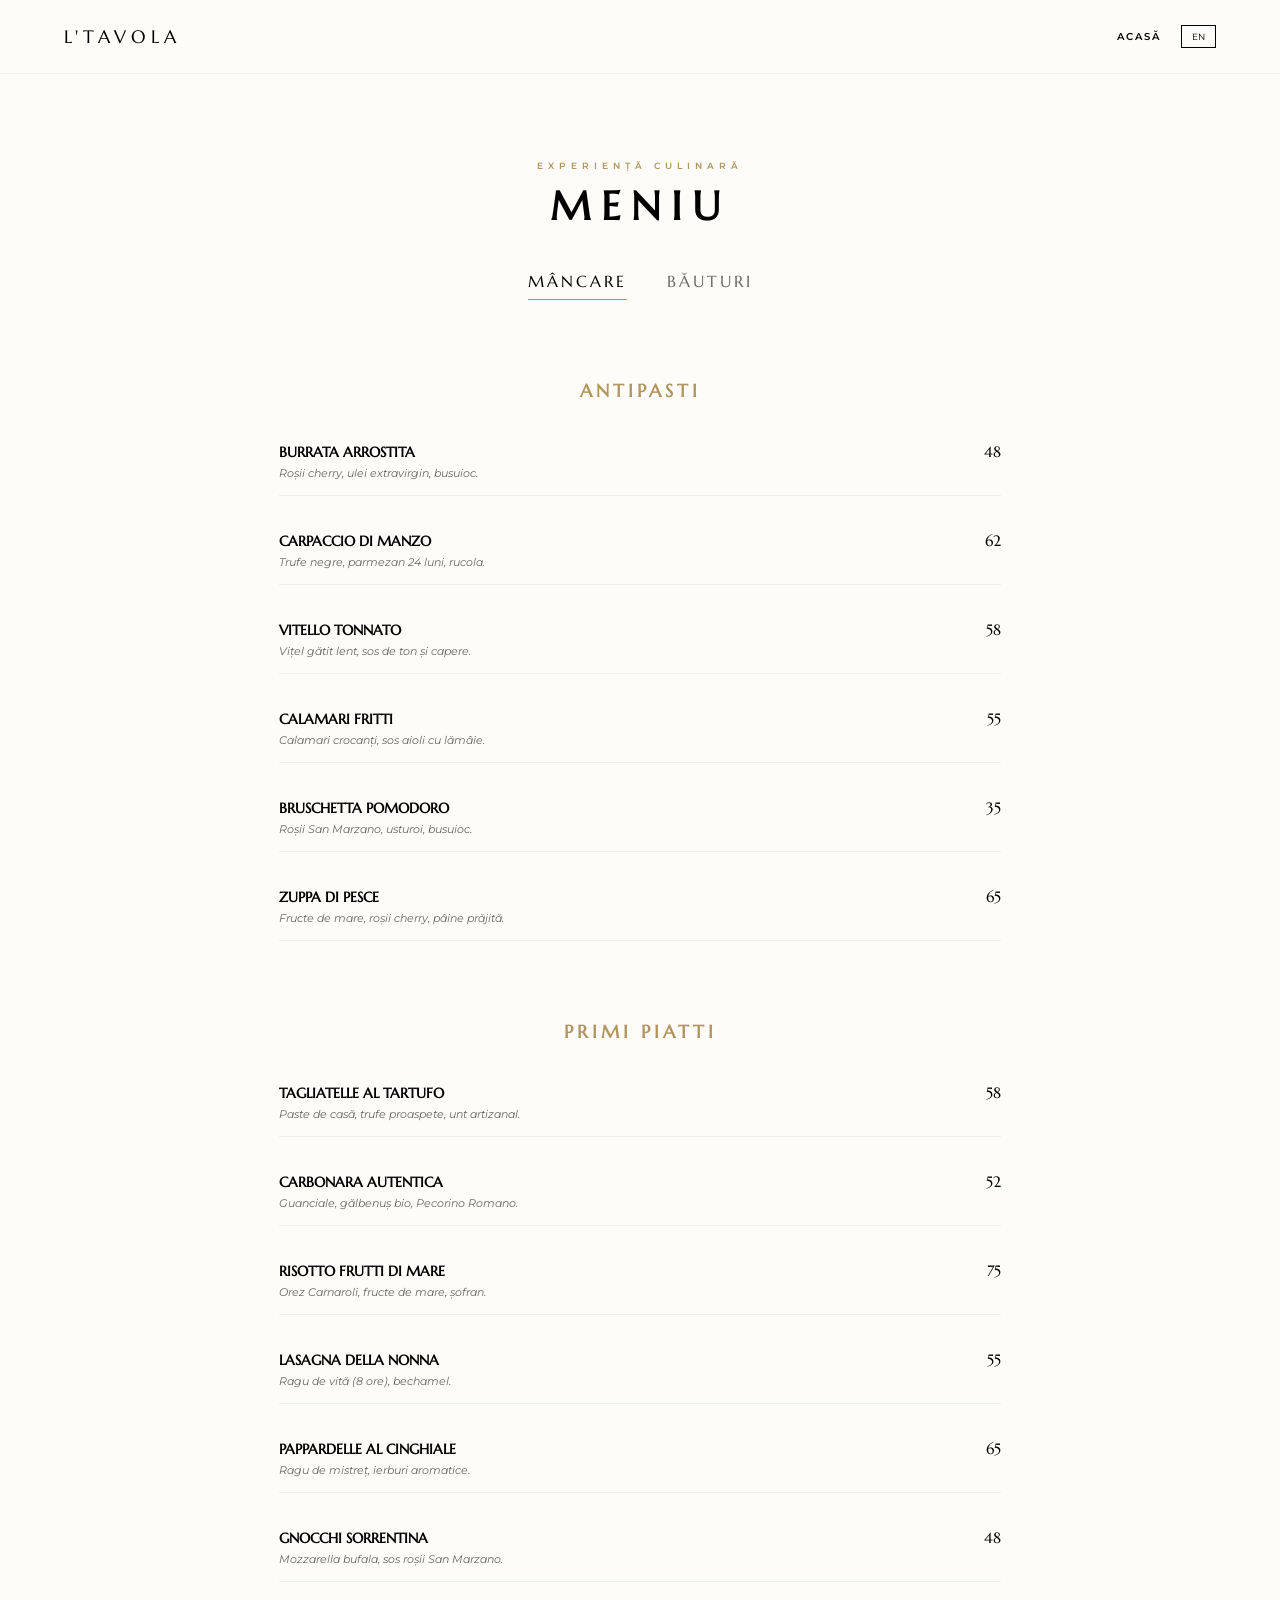
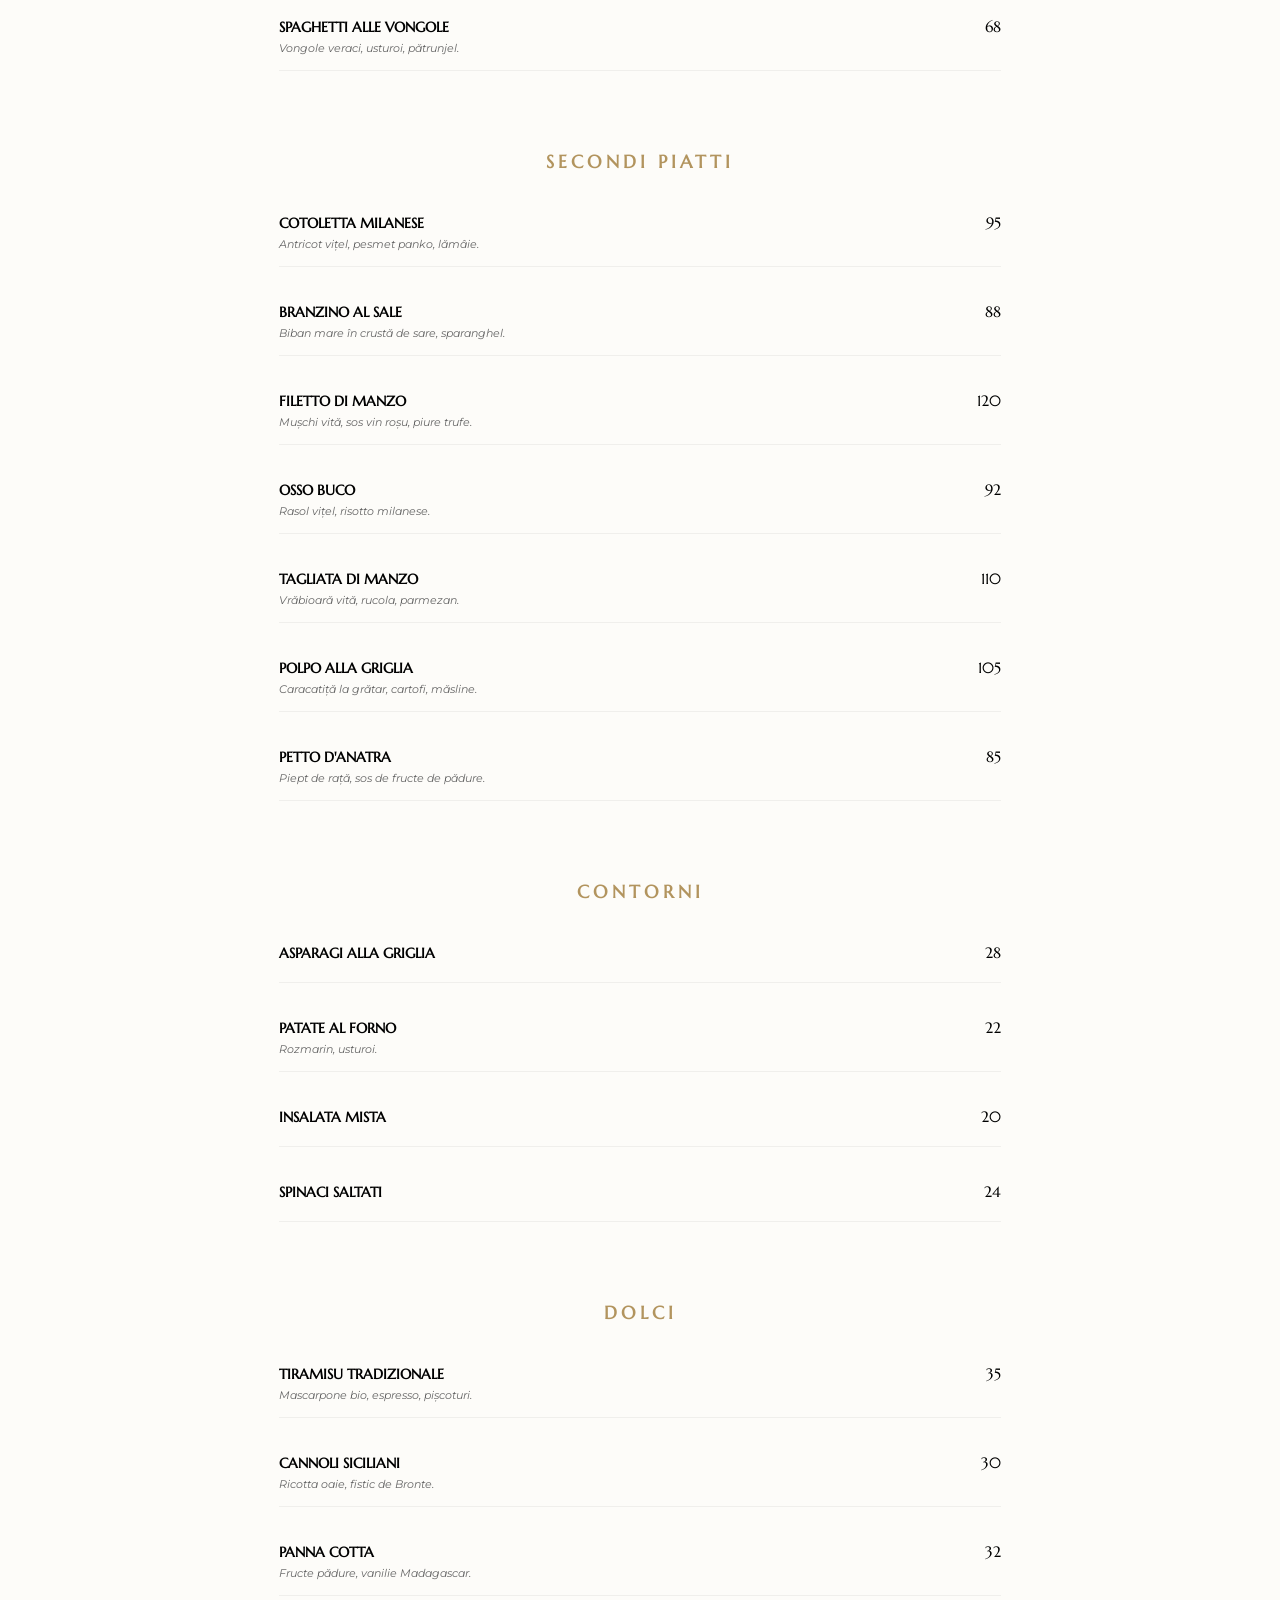
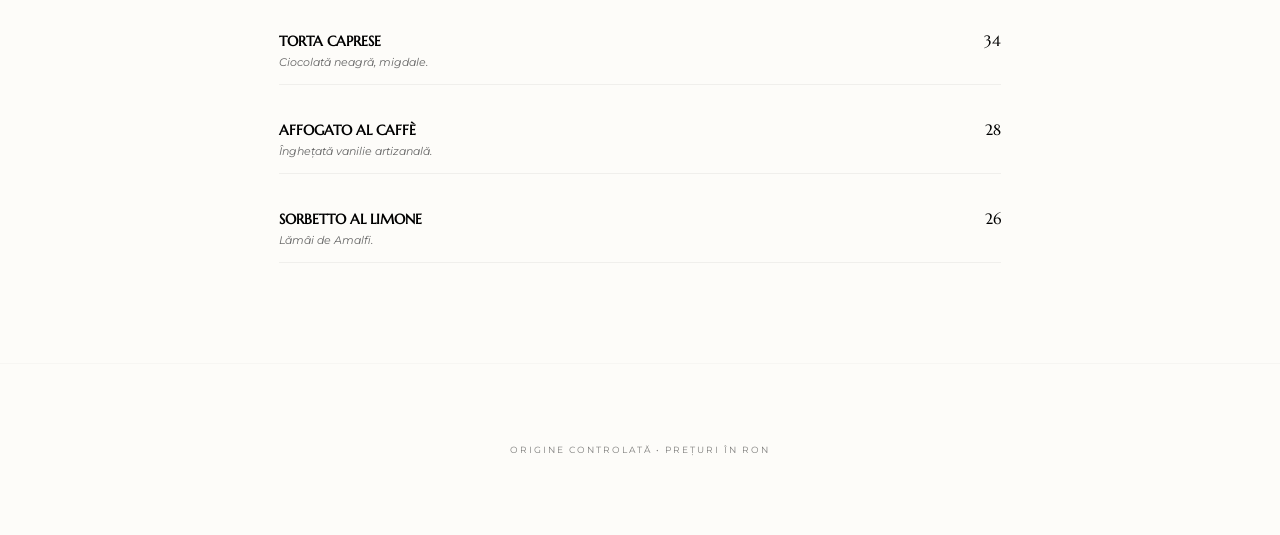
<file: menu.html>
<!DOCTYPE html>
<html lang="ro">
<head>
  <meta charset="UTF-8">
  <meta name="viewport" content="width=device-width, initial-scale=1.0">
  <title>MENIU | L'TAVOLA</title>
  <link href="https://fonts.googleapis.com/css2?family=Marcellus&family=Montserrat:wght@300;400;500;600&display=swap" rel="stylesheet">
  <style>
    :root {
      --bg-food: #fdfcf9;      
      --bg-drinks: #252525;    
      --gold: #b2945e;
      --text-dark: #000000;
      --text-dim: #666666;
    }
    * { margin: 0; padding: 0; box-sizing: border-box; text-decoration: none !important; outline: none; }
    body { background-color: var(--bg-food); font-family: 'Montserrat', sans-serif !important; color: var(--text-dark); transition: background-color 0.6s ease, color 0.6s ease; -webkit-font-smoothing: antialiased; }

    .navbar { 
        position: fixed; top: 0; width: 100%; 
        padding: 25px 5%; display: flex; 
        justify-content: space-between; align-items: center; 
        z-index: 1000; background: rgba(253, 252, 249, 0.98);
        border-bottom: 1px solid rgba(0,0,0,0.05);
    }
    .nav-logo { font-family: 'Marcellus', serif !important; font-size: 1.1rem; letter-spacing: 5px; color: var(--text-dark); text-transform: uppercase; }
    .nav-links { display: flex; align-items: center; }
    .nav-links a { font-size: 0.6rem; text-transform: uppercase; letter-spacing: 2px; color: var(--text-dark); margin-left: 25px; font-weight: 600; }
    .lang-btn { background: transparent; border: 1px solid var(--text-dark); padding: 5px 10px; cursor: pointer; font-size: 0.55rem; margin-left: 20px; color: var(--text-dark); font-family: 'Montserrat'; }

    .menu-container { max-width: 850px; margin: 160px auto 100px; padding: 0 5%; }
    .menu-header { text-align: center; margin-bottom: 40px; }
    .section-subtitle { font-size: 0.55rem; letter-spacing: 5px; color: var(--gold); text-transform: uppercase; font-weight: 600; display: block; margin-bottom: 10px; }
    .menu-header h1 { font-family: 'Marcellus', serif !important; font-size: 2.5rem; letter-spacing: 10px; text-transform: uppercase; }

    .menu-tabs { display: flex; justify-content: center; gap: 40px; margin: 40px 0 60px; }
    .tab-btn { background: transparent; border: none; font-family: 'Marcellus', serif; font-size: 1rem; letter-spacing: 3px; text-transform: uppercase; color: var(--text-dim); cursor: pointer; padding-bottom: 8px; border-bottom: 1px solid transparent; }
    .tab-btn.active { color: var(--text-dark); border-bottom-color: var(--gold); }

    .menu-content { display: none; opacity: 0; }
    .menu-content.active { display: block; opacity: 1; animation: fadeIn 0.8s ease forwards; }
    @keyframes fadeIn { from { opacity: 0; transform: translateY(10px); } to { opacity: 1; transform: translateY(0); } }

    .category-title { font-family: 'Marcellus', serif !important; font-size: 1.1rem; letter-spacing: 4px; text-transform: uppercase; color: var(--gold); text-align: center; margin: 80px 0 40px; }

    .menu-item { display: flex; justify-content: space-between; align-items: baseline; margin-bottom: 35px; border-bottom: 1px solid rgba(0,0,0,0.05); padding-bottom: 15px; }
    .item-info h3 { font-family: 'Marcellus', serif !important; font-size: 0.9rem; text-transform: uppercase; margin-bottom: 5px; }
    .item-info p { font-size: 0.7rem; color: var(--text-dim); font-style: italic; }
    .item-price { font-family: 'Marcellus', serif !important; font-size: 0.95rem; margin-left: 20px; }

    .cellar-box { background-color: #1a1a1a; padding: 100px 10%; margin: 100px -10%; text-align: center; border-top: 1px solid var(--gold); border-bottom: 1px solid var(--gold); color: #fff; }
    .cellar-box h2 { font-family: 'Marcellus', serif !important; color: var(--gold); font-size: 1.6rem; letter-spacing: 12px; margin-bottom: 10px; }
    .cellar-note { font-size: 0.6rem; letter-spacing: 5px; color: #555; text-transform: uppercase; margin-bottom: 60px; display: block; }
    
    .cellar-box .menu-item { display: grid; grid-template-columns: 1fr auto; align-items: center; text-align: left; border-bottom: 1px solid rgba(255,255,255,0.05); padding-bottom: 15px; margin-bottom: 35px; gap: 20px; }
    .cellar-box .item-info { text-align: left; }
    .cellar-box .item-info h3, .cellar-box .item-price { color: #fff !important; }
    .cellar-box .item-price { margin-left: 0; text-align: right; min-width: 50px; }

    body.dark-mode { background-color: var(--bg-drinks); color: #fff; }
    body.dark-mode .navbar { background: rgba(30, 30, 30, 0.98); border-bottom-color: rgba(255,255,255,0.05); }
    body.dark-mode .nav-logo, body.dark-mode .nav-links a, body.dark-mode .lang-btn, body.dark-mode .menu-header h1 { color: #fff !important; }
    body.dark-mode .lang-btn { border-color: #fff; }
    body.dark-mode .tab-btn.active { color: #fff !important; }
    body.dark-mode .menu-item { border-bottom-color: rgba(255,255,255,0.05); }
    body.dark-mode .item-info p { color: #aaa; }

    .footer { text-align: center; padding: 80px 0; border-top: 1px solid rgba(0,0,0,0.05); opacity: 0.5; font-size: 0.55rem; letter-spacing: 2px; text-transform: uppercase; margin-top: 50px; }

    /* MODIFICĂRI PENTRU TELEFON */
    @media (max-width: 600px) {
        .navbar { 
            padding: 20px 5% !important; 
            flex-direction: column !important; 
            align-items: center !important; 
            justify-content: center !important;
            gap: 15px !important;
            text-align: center !important;
        }
        .nav-logo { margin-bottom: 5px !important; }
        .nav-links { 
            width: 100% !important;
            justify-content: center !important; 
            gap: 15px !important; 
        }
        .nav-links a, .lang-btn { 
            margin-left: 0 !important; 
            margin: 0 10px !important;
        }
        .menu-container { margin: 150px auto 60px !important; }
        .menu-header h1 { font-size: 1.8rem !important; letter-spacing: 6px !important; }
        .menu-item { flex-direction: row !important; align-items: flex-start !important; gap: 10px !important; }
        .item-info h3 { font-size: 0.8rem !important; text-align: left !important; }
        .item-price { margin-left: auto !important; }
    }
  </style>
</head>
<body id="body">

  <nav class="navbar" id="nav">
    <a href="index.html" class="nav-logo">L'TAVOLA</a>
    <div class="nav-links">
      <a href="index.html" data-ro="Acasă" data-en="Home">Acasă</a>
      <button id="lang-switch" class="lang-btn">EN</button>
    </div>
  </nav>

  <section class="menu-container">
    <div class="menu-header">
      <span class="section-subtitle" data-ro="Experiență Culinară" data-en="Culinary Experience">Experiență Culinară</span>
      <h1 data-ro="MENIU" data-en="MENU">MENIU</h1>
      
      <div class="menu-tabs">
        <button class="tab-btn active" id="tab-food" data-ro="Mâncare" data-en="Food">Mâncare</button>
        <button class="tab-btn" id="tab-drinks" data-ro="Băuturi" data-en="Drinks">Băuturi</button>
      </div>
    </div>

    <div id="food-section" class="menu-content active">
        <h2 class="category-title" data-ro="Antipasti" data-en="Appetizers">Antipasti</h2>
        <div class="menu-item"><div class="item-info"><h3 data-ro="Burrata Arrostita" data-en="Roasted Burrata">Burrata Arrostita</h3><p data-ro="Roșii cherry, ulei extravirgin, busuioc." data-en="Cherry tomatoes, olive oil, basil.">Roșii cherry, ulei extravirgin, busuioc.</p></div><span class="item-price">48</span></div>
        <div class="menu-item"><div class="item-info"><h3 data-ro="Carpaccio di Manzo" data-en="Beef Carpaccio">Carpaccio di Manzo</h3><p data-ro="Trufe negre, parmezan 24 luni, rucola." data-en="Black truffles, 24m parmesan, arugula.">Trufe negre, parmezan 24 luni, rucola.</p></div><span class="item-price">62</span></div>
        <div class="menu-item"><div class="item-info"><h3>Vitello Tonnato</h3><p data-ro="Vițel gătit lent, sos de ton și capere." data-en="Slow-cooked veal, tuna and caper sauce.">Vițel gătit lent, sos de ton și capere.</p></div><span class="item-price">58</span></div>
        <div class="menu-item"><div class="item-info"><h3>Calamari Fritti</h3><p data-ro="Calamari crocanți, sos aioli cu lămâie." data-en="Crispy calamari, lemon aioli sauce.">Calamari crocanți, sos aioli cu lămâie.</p></div><span class="item-price">55</span></div>
        <div class="menu-item"><div class="item-info"><h3>Bruschetta Pomodoro</h3><p data-ro="Roșii San Marzano, operă artizanală, busuioc." data-en="San Marzano tomatoes, artisan garlic, basil.">Roșii San Marzano, usturoi, busuioc.</p></div><span class="item-price">35</span></div>
        <div class="menu-item"><div class="item-info"><h3 data-ro="Zuppa di Pesce" data-en="Seafood Soup">Zuppa di Pesce</h3><p data-ro="Fructe de mare, roșii cherry, pâine prăjită." data-en="Seafood, cherry tomatoes, toasted bread.">Fructe de mare, roșii cherry, pâine prăjită.</p></div><span class="item-price">65</span></div>

        <h2 class="category-title" data-ro="Primi Piatti" data-en="Pasta & Risotto">Primi Piatti</h2>
        <div class="menu-item"><div class="item-info"><h3>Tagliatelle al Tartufo</h3><p data-ro="Paste de casă, trufe proaspete, unt artizanal." data-en="Homemade pasta, fresh truffles, artisan butter.">Paste de casă, trufe proaspete, unt artizanal.</p></div><span class="item-price">58</span></div>
        <div class="menu-item"><div class="item-info"><h3>Carbonara Autentica</h3><p data-ro="Guanciale, gălbenuș bio, Pecorino Romano." data-en="Guanciale, organic egg yolk, Pecorino Romano.">Guanciale, gălbenuș bio, Pecorino Romano.</p></div><span class="item-price">52</span></div>
        <div class="menu-item"><div class="item-info"><h3>Risotto Frutti di Mare</h3><p data-ro="Orez Carnaroli, fructe de mare, șofran." data-en="Carnaroli rice, seafood, saffron.">Orez Carnaroli, fructe de mare, șofran.</p></div><span class="item-price">75</span></div>
        <div class="menu-item"><div class="item-info"><h3>Lasagna della Nonna</h3><p data-ro="Ragu de vită (8 ore), bechamel." data-en="Beef ragu (8 hours), bechamel.">Ragu de vită (8 ore), bechamel.</p></div><span class="item-price">55</span></div>
        <div class="menu-item"><div class="item-info"><h3>Pappardelle al Cinghiale</h3><p data-ro="Ragu de mistreț, ierburi aromatice." data-en="Wild boar ragu, aromatic herbs.">Ragu de mistreț, ierburi aromatice.</p></div><span class="item-price">65</span></div>
        <div class="menu-item"><div class="item-info"><h3>Gnocchi Sorrentina</h3><p data-ro="Mozzarella bufala, sos roșii San Marzano." data-en="Buffalo mozzarella, tomato sauce.">Mozzarella bufala, sos roșii San Marzano.</p></div><span class="item-price">48</span></div>
        <div class="menu-item"><div class="item-info"><h3>Spaghetti alle Vongole</h3><p data-ro="Vongole veraci, usturoi, pătrunjel." data-en="Vongole veraci, garlic, parsley.">Vongole veraci, usturoi, pătrunjel.</p></div><span class="item-price">68</span></div>

        <h2 class="category-title" data-ro="Secondi Piatti" data-en="Main Courses">Secondi Piatti</h2>
        <div class="menu-item"><div class="item-info"><h3>Cotoletta Milanese</h3><p data-ro="Antricot vițel, pesmet panko, lămâie." data-en="Veal, panko crumbs, lemon.">Antricot vițel, pesmet panko, lămâie.</p></div><span class="item-price">95</span></div>
        <div class="menu-item"><div class="item-info"><h3>Branzino al Sale</h3><p data-ro="Biban mare în crustă de sare, sparanghel." data-en="Sea bass in salt crust, asparagus.">Biban mare în crustă de sare, sparanghel.</p></div><span class="item-price">88</span></div>
        <div class="menu-item"><div class="item-info"><h3>Filetto di Manzo</h3><p data-ro="Mușchi vită, sos vin roșu, piure trufe." data-en="Beef fillet, red wine sauce, truffle mash.">Mușchi vită, sos vin roșu, piure trufe.</p></div><span class="item-price">120</span></div>
        <div class="menu-item"><div class="item-info"><h3>Osso Buco</h3><p data-ro="Rasol vițel, risotto milanese." data-en="Veal shank, risotto milanese.">Rasol vițel, risotto milanese.</p></div><span class="item-price">92</span></div>
        <div class="menu-item"><div class="item-info"><h3>Tagliata di Manzo</h3><p data-ro="Vrăbioară vită, rucola, parmezan." data-en="Beef sirloin, arugula, parmesan.">Vrăbioară vită, rucola, parmezan.</p></div><span class="item-price">110</span></div>
        <div class="menu-item"><div class="item-info"><h3>Polpo alla Griglia</h3><p data-ro="Caracatiță la grătar, cartofi, măsline." data-en="Grilled octopus, potatoes, olives.">Caracatiță la grătar, cartofi, măsline.</p></div><span class="item-price">105</span></div>
        <div class="menu-item"><div class="item-info"><h3>Petto d'Anatra</h3><p data-ro="Piept de rață, sos de fructe de pădure." data-en="Duck breast, wild berries sauce.">Piept de rață, sos de fructe de pădure.</p></div><span class="item-price">85</span></div>

        <h2 class="category-title" data-ro="Contorni" data-en="Sides">Contorni</h2>
        <div class="menu-item"><div class="item-info"><h3 data-ro="Asparagi alla Griglia" data-en="Grilled Asparagus">Asparagi alla Griglia</h3></div><span class="item-price">28</span></div>
        <div class="menu-item"><div class="item-info"><h3 data-ro="Patate al Forno" data-en="Roasted Potatoes">Patate al Forno</h3><p data-ro="Rozmarin, usturoi." data-en="Rosemary, garlic.">Rozmarin, usturoi.</p></div><span class="item-price">22</span></div>
        <div class="menu-item"><div class="item-info"><h3 data-ro="Insalata Mista" data-en="Mixed Salad">Insalata Mista</h3></div><span class="item-price">20</span></div>
        <div class="menu-item"><div class="item-info"><h3 data-ro="Spinaci Saltati" data-en="Sautéed Spinach">Spinaci Saltati</h3></div><span class="item-price">24</span></div>

        <h2 class="category-title" data-ro="Dolci" data-en="Desserts">Dolci</h2>
        <div class="menu-item"><div class="item-info"><h3>Tiramisu Tradizionale</h3><p data-ro="Mascarpone bio, espresso, pișcoturi." data-en="Bio mascarpone, espresso.">Mascarpone bio, espresso, pișcoturi.</p></div><span class="item-price">35</span></div>
        <div class="menu-item"><div class="item-info"><h3>Cannoli Siciliani</h3><p data-ro="Ricotta oaie, fistic de Bronte." data-en="Sheep ricotta, Bronte pistachio.">Ricotta oaie, fistic de Bronte.</p></div><span class="item-price">30</span></div>
        <div class="menu-item"><div class="item-info"><h3>Panna Cotta</h3><p data-ro="Fructe pădure, vanilie Madagascar." data-en="Mixed berries, vanilla.">Fructe pădure, vanilie Madagascar.</p></div><span class="item-price">32</span></div>
        <div class="menu-item"><div class="item-info"><h3>Torta Caprese</h3><p data-ro="Ciocolată neagră, migdale." data-en="Dark chocolate, almonds.">Ciocolată neagră, migdale.</p></div><span class="item-price">34</span></div>
        <div class="menu-item"><div class="item-info"><h3>Affogato al Caffè</h3><p data-ro="Înghețată vanilie artizanală." data-en="Handmade vanilla gelato.">Înghețată vanilie artizanală.</p></div><span class="item-price">28</span></div>
        <div class="menu-item"><div class="item-info"><h3>Sorbetto al Limone</h3><p data-ro="Lămâi de Amalfi." data-en="Amalfi lemons.">Lămâi de Amalfi.</p></div><span class="item-price">26</span></div>
    </div>

    <div id="drinks-section" class="menu-content">
        <h2 class="category-title" data-ro="Cocktails & Spritz" data-en="Cocktails & Spritz">Cocktails & Spritz</h2>
        <div class="menu-item"><div class="item-info"><h3>Negroni Classico</h3><p>Gin Botanist, Campari, Vermouth Rosso.</p></div><span class="item-price">42</span></div>
        <div class="menu-item"><div class="item-info"><h3>Aperol Spritz</h3><p>Aperol, Prosecco, Soda.</p></div><span class="item-price">38</span></div>
        <div class="menu-item"><div class="item-info"><h3>Limoncello Spritz</h3><p>Limoncello artizanal, mentă, Prosecco.</p></div><span class="item-price">40</span></div>
        <div class="menu-item"><div class="item-info"><h3>Espresso Martini</h3><p>Vodka, Espresso, Lichior Cafea.</p></div><span class="item-price">45</span></div>
        <div class="menu-item"><div class="item-info"><h3>Bellini</h3><p>Piure piersici, Prosecco Superiore.</p></div><span class="item-price">38</span></div>
        <div class="menu-item"><div class="item-info"><h3>Old Fashioned</h3><p>Bourbon, Bitter, Zahăr brun.</p></div><span class="item-price">48</span></div>
        <div class="menu-item"><div class="item-info"><h3>Gin & Tonic Premium</h3><p>Hendrick's Gin, Fever Tree Tonic.</p></div><span class="item-price">46</span></div>
        <div class="menu-item"><div class="item-info"><h3>Amaretto Sour</h3><p>Disaronno, lămâie, albuș.</p></div><span class="item-price">42</span></div>

        <h2 class="category-title" data-ro="Vini al Bicchiere" data-en="Wines by the Glass">Vini al Bicchiere</h2>
        <div class="menu-item"><div class="item-info"><h3 data-ro="Prosecco DOCG" data-en="Prosecco DOCG">Prosecco DOCG</h3><p>Valdobbiadene, proaspăt, floral.</p></div><span class="item-price">35</span></div>
        <div class="menu-item"><div class="item-info"><h3>Pinot Grigio</h3><p>Alto Adige, sec și mineral.</p></div><span class="item-price">32</span></div>
        <div class="menu-item"><div class="item-info"><h3>Vermentino di Sardegna</h3><p>Sărat, citric, elegant.</p></div><span class="item-price">36</span></div>
        <div class="menu-item"><div class="item-info"><h3>Chianti Classico DOCG</h3><p>Toscana, note de cireșe.</p></div><span class="item-price">38</span></div>
        <div class="menu-item"><div class="item-info"><h3>Primitivo di Manduria</h3><p>Corp plin, fructe roșii coapte.</p></div><span class="item-price">42</span></div>
        <div class="menu-item"><div class="item-info"><h3>Rosé d'Abruzzo</h3><p>Note delicate de căpșuni.</p></div><span class="item-price">34</span></div>
        <div class="menu-item"><div class="item-info"><h3>Franciacorta Brut</h3><p>Metoda tradițională italiană.</p></div><span class="item-price">55</span></div>
        <div class="menu-item"><div class="item-info"><h3>Gavi di Gavi</h3><p>Piemonte, floral și crocant.</p></div><span class="item-price">45</span></div>

        <div class="cellar-box">
            <h2 data-ro="THE CELLAR" data-en="THE CELLAR">THE CELLAR</h2>
            <span class="cellar-note" data-ro="Selecții Rare & Distilate" data-en="Rare Collections & Spirits">Selecții Rare & Distilate</span>
            <div class="menu-item"><div class="item-info"><h3>Sassicaia 2019</h3><p>Tenuta San Guido, Bolgheri. (Bottle)</p></div><span class="item-price">1850</span></div>
            <div class="menu-item"><div class="item-info"><h3>Ornellaia Bolgheri</h3><p>Superiore, Vintage 2018. (Bottle)</p></div><span class="item-price">1600</span></div>
            <div class="menu-item"><div class="item-info"><h3>Tignanello Antinori</h3><p>Pionierul Super Toscan. (Pahar)</p></div><span class="item-price">145</span></div>
            <div class="menu-item"><div class="item-info"><h3>Macallan 18Y Sherry Oak</h3><p>Single Malt de colecție. (40ml)</p></div><span class="item-price">210</span></div>
            <div class="menu-item"><div class="item-info"><h3>Grappa di Sassicaia</h3><p>Distilat în butoaie stejar. (40ml)</p></div><span class="item-price">85</span></div>
        </div>

        <h2 class="category-title" data-ro="Răcoritoare & Cafea" data-en="Softs & Coffee">Răcoritoare & Cafea</h2>
        <div class="menu-item"><div class="item-info"><h3>S.Pellegrino</h3><p>Apă minerală 750ml</p></div><span class="item-price">26</span></div>
        <div class="menu-item"><div class="item-info"><h3>Acqua Panna</h3><p>Apă plată 750ml</p></div><span class="item-price">26</span></div>
        <div class="menu-item"><div class="item-info"><h3>Espresso Origin</h3><p>Ethiopia / Brazilia.</p></div><span class="item-price">16</span></div>
        <div class="menu-item"><div class="item-info"><h3>Double Espresso</h3></div><span class="item-price">24</span></div>
        <div class="menu-item"><div class="item-info"><h3>Cappuccino Bio</h3><p data-ro="Lapte artizanal, catifelat." data-en="Artisan, velvety milk.">Lapte artizanal, catifelat.</p></div><span class="item-price">22</span></div>
        <div class="menu-item"><div class="item-info"><h3>Caffè Latte</h3></div><span class="item-price">24</span></div>
        <div class="menu-item"><div class="item-info"><h3>Sanpellegrino Aranciata</h3><p>250ml</p></div><span class="item-price">18</span></div>
        <div class="menu-item"><div class="item-info"><h3>Coca-Cola / Zero</h3><p>250ml</p></div><span class="item-price">15</span></div>
        <div class="menu-item"><div class="item-info"><h3 data-ro="Limonadă cu Miere" data-en="Honey Lemonade">Limonadă cu Miere</h3><p>Mentă proaspătă.</p></div><span class="item-price">24</span></div>
        <div class="menu-item"><div class="item-info"><h3 data-ro="Ceai Bio Artizanal" data-en="Artisan Organic Tea">Ceai Bio Artizanal</h3></div><span class="item-price">18</span></div>
    </div>
  </section>

  <footer class="footer">
    <p data-ro="Origine Controlată • Prețuri în RON" data-en="Controlled Origin • Prices in RON">Origine Controlată • Prețuri în RON</p>
  </footer>

  <script>
    document.addEventListener("DOMContentLoaded", function() {
        const foodBtn = document.getElementById('tab-food');
        const drinksBtn = document.getElementById('tab-drinks');
        const foodSec = document.getElementById('food-section');
        const drinksSec = document.getElementById('drinks-section');
        const body = document.getElementById('body');
        const langBtn = document.getElementById('lang-switch');

        foodBtn.addEventListener('click', function() {
            foodBtn.classList.add('active'); 
            drinksBtn.classList.remove('active');
            foodSec.classList.add('active'); 
            drinksSec.classList.remove('active');
            body.classList.remove('dark-mode');
        });

        drinksBtn.addEventListener('click', function() {
            drinksBtn.classList.add('active'); 
            foodBtn.classList.remove('active');
            drinksSec.classList.add('active'); 
            foodSec.classList.remove('active');
            body.classList.add('dark-mode');
        });

        langBtn.addEventListener('click', function() {
            const isRo = langBtn.innerText === 'EN';
            langBtn.innerText = isRo ? 'RO' : 'EN';
            const lang = isRo ? 'en' : 'ro';
            document.querySelectorAll('[data-ro]').forEach(function(el) {
                el.innerText = el.getAttribute('data-' + lang);
            });
        });
    });
  </script>
</body>
</html>
</file>
